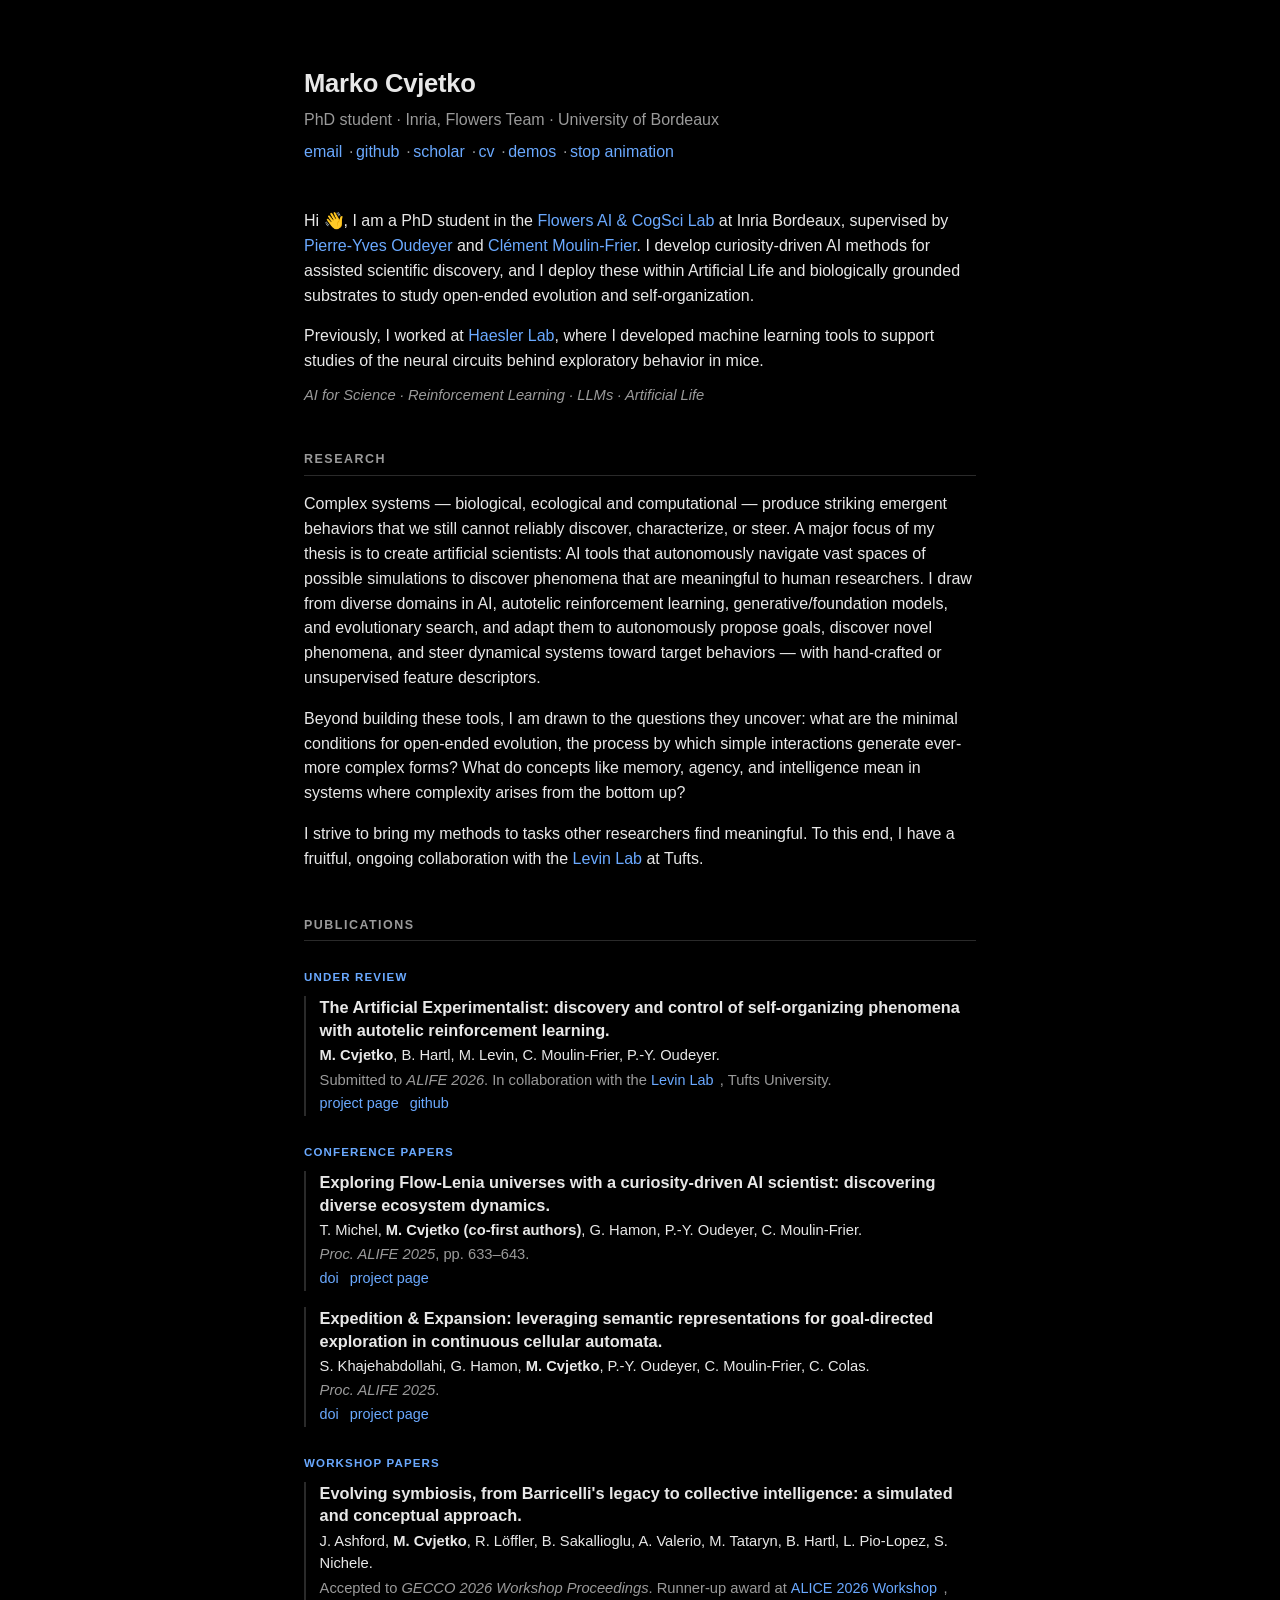
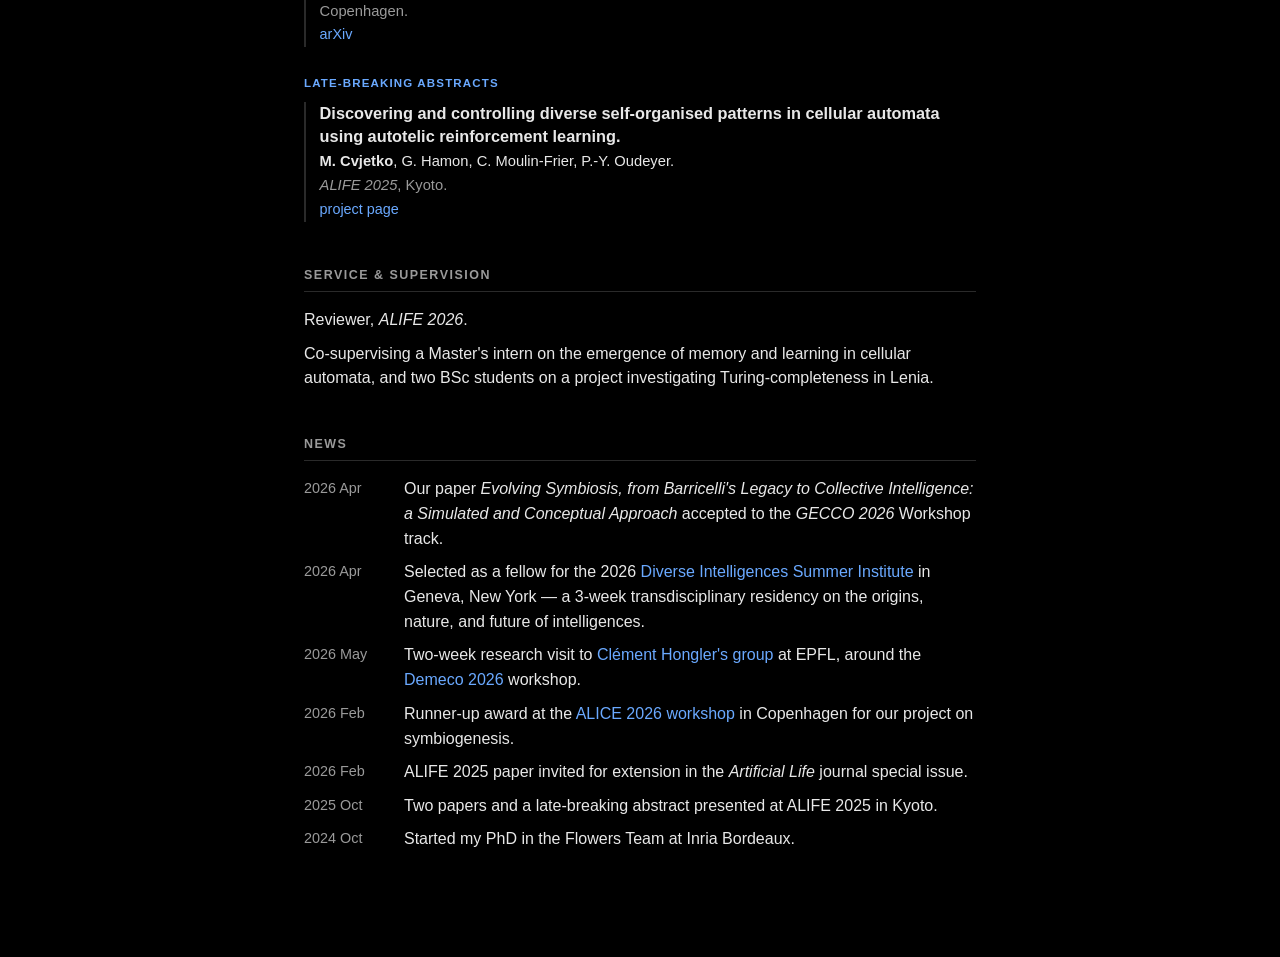
<file: index.html>
<!doctype html>
<html lang="en">
<head>
  <meta charset="utf-8">
  <meta name="viewport" content="width=device-width, initial-scale=1">
  <title>Marko Cvjetko</title>
  <meta name="description" content="PhD student in the Flowers Team at Inria, working on artificial life, cellular automata, and curiosity-driven AI.">
  <script>
    (function () {
      if (localStorage.getItem('lenia') === 'off') {
        document.documentElement.setAttribute('data-lenia', 'off');
      }
    })();
  </script>
  <link rel="stylesheet" href="style.css">
</head>
<body>
<video id="lenia-bg" aria-hidden="true" autoplay muted loop playsinline disableremoteplayback preload="auto"></video>
<canvas id="lenia-bg-fallback" aria-hidden="true"></canvas>
<script>
  (function () {
    var videos = [
      'assets/flowlenia-bg-1000.mp4',
      'assets/flowlenia-bg-5104.mp4',
      'assets/flowlenia-bg-6037.mp4',
      'assets/flowlenia-bg-10552.mp4'
    ];
    var v = document.getElementById('lenia-bg');
    if (!v) return;
    v.muted = true;
    v.src = videos[Math.floor(Math.random() * videos.length)];
    v.load();
    function tryPlay() {
      var p = v.play();
      if (p && typeof p.catch === 'function') p.catch(function () {});
    }
    tryPlay();
    document.addEventListener('touchstart', tryPlay, { once: true, passive: true });
    document.addEventListener('click', tryPlay, { once: true });
  })();
</script>
<main>

  <header>
    <h1>Marko Cvjetko</h1>
    <p class="affiliation">PhD student &middot; Inria, Flowers Team &middot; University of Bordeaux</p>
    <p class="links">
      <a href="mailto:marko.cvjetko@inria.fr">email</a>
      <a href="https://github.com/markocvjetko">github</a>
      <a href="https://scholar.google.co.uk/citations?hl=hr&user=WDyIW9QAAAAJ">scholar</a>
      <a href="cv/cv.pdf">cv</a>
      <a href="demos.html">demos</a>
      <button id="lenia-toggle" type="button" aria-label="Toggle background animation" title="Toggle background animation">stop animation</button>
    </p>
  </header>

  <section id="bio">
    <p>
      Hi 👋, I am a PhD student in the <a href="https://flowers.inria.fr/">Flowers AI &amp; CogSci Lab</a> at Inria Bordeaux, supervised by <a href="http://www.pyoudeyer.com/">Pierre-Yves Oudeyer</a> and <a href="https://clement-moulin-frier.github.io/">Cl&eacute;ment Moulin-Frier</a>. I develop curiosity-driven AI methods for assisted scientific discovery, and I deploy these within Artificial Life and biologically grounded substrates to study open-ended evolution and self-organization.
    </p>
    <p>
      Previously, I worked at <a href="https://haeslerlab.sites.vib.be/en">Haesler Lab</a>, where I developed machine learning tools to support studies of the neural circuits behind exploratory behavior in mice.
    </p>
    <p class="tags"><em>AI for Science &middot; Reinforcement Learning &middot; LLMs &middot; Artificial Life</em></p>
  </section>

  <section id="research">
    <h2>Research</h2>
    <p>
      Complex systems &mdash; biological, ecological and computational &mdash; produce striking emergent behaviors that we still cannot reliably discover, characterize, or steer. A major focus of my thesis is to create artificial scientists: AI tools that autonomously navigate vast spaces of possible simulations to discover phenomena that are meaningful to human researchers. I draw from diverse domains in AI, autotelic reinforcement learning, generative/foundation models, and evolutionary search, and adapt them to autonomously propose goals, discover novel phenomena, and steer dynamical systems toward target behaviors &mdash; with hand-crafted or unsupervised feature descriptors.
    </p>
    <p>
      Beyond building these tools, I am drawn to the questions they uncover: what are the minimal conditions for open-ended evolution, the process by which simple interactions generate ever-more complex forms? What do concepts like memory, agency, and intelligence mean in systems where complexity arises from the bottom up?
    </p>
    <p>
      I strive to bring my methods to tasks other researchers find meaningful. To this end, I have a fruitful, ongoing collaboration with the <a href="https://drmichaellevin.org/">Levin Lab</a> at Tufts.
    </p>
  </section>

  <section id="publications">
    <h2>Publications</h2>

    <h3>Under review</h3>
    <ul class="pubs">
      <li>
        <span class="pub-title">The Artificial Experimentalist: discovery and control of self-organizing phenomena with autotelic reinforcement learning.</span>
        <span class="pub-authors"><strong>M. Cvjetko</strong>, B. Hartl, M. Levin, C. Moulin-Frier, P.-Y. Oudeyer.</span>
        <span class="pub-venue">Submitted to <em>ALIFE 2026</em>. In collaboration with the <a href="https://drmichaellevin.org/">Levin Lab</a>, Tufts University.</span>
        <a href="https://developmentalsystems.org/carl/">project page</a>
        <a href="https://github.com/markocvjetko/OE-discovery">github</a>
      </li>
    </ul>

    <h3>Conference papers</h3>
    <ul class="pubs">
      <li>
        <span class="pub-title">Exploring Flow-Lenia universes with a curiosity-driven AI scientist: discovering diverse ecosystem dynamics.</span>
        <span class="pub-authors">T. Michel, <strong>M. Cvjetko</strong> <strong>(co-first authors)</strong>, G. Hamon, P.-Y. Oudeyer, C. Moulin-Frier.</span>
        <span class="pub-venue"><em>Proc. ALIFE 2025</em>, pp. 633&ndash;643.</span>
        <a href="https://doi.org/10.1162/ISAL.a.896">doi</a>
        <a href="https://developmentalsystems.org/Exploring-Flow-Lenia-Universes/">project page</a>
      </li>
      <li>
        <span class="pub-title">Expedition &amp; Expansion: leveraging semantic representations for goal-directed exploration in continuous cellular automata.</span>
        <span class="pub-authors">S. Khajehabdollahi, G. Hamon, <strong>M. Cvjetko</strong>, P.-Y. Oudeyer, C. Moulin-Frier, C. Colas.</span>
        <span class="pub-venue"><em>Proc. ALIFE 2025</em>.</span>
        <a href="https://doi.org/10.1162/ISAL.a.901">doi</a>
        <a href="https://developmentalsystems.org/expedition_expansion/">project page</a>
      </li>
    </ul>

    <h3>Workshop papers</h3>
    <ul class="pubs">
      <li>
        <span class="pub-title">Evolving symbiosis, from Barricelli's legacy to collective intelligence: a simulated and conceptual approach.</span>
        <span class="pub-authors">J. Ashford, <strong>M. Cvjetko</strong>, R. L&ouml;ffler, B. Sakallioglu, A. Valerio, M. Tataryn, B. Hartl, L. Pio-Lopez, S. Nichele.</span>
        <span class="pub-venue">Accepted to <em>GECCO 2026 Workshop Proceedings</em>. Runner-up award at <a href="https://aliceworkshop.org/">ALICE 2026 Workshop</a>, Copenhagen.</span>
        <a href="https://arxiv.org/abs/2603.08463">arXiv</a>
      </li>
    </ul>

    <h3>Late-breaking abstracts</h3>
    <ul class="pubs">
      <li>
        <span class="pub-title">Discovering and controlling diverse self-organised patterns in cellular automata using autotelic reinforcement learning.</span>
        <span class="pub-authors"><strong>M. Cvjetko</strong>, G. Hamon, C. Moulin-Frier, P.-Y. Oudeyer.</span>
        <span class="pub-venue"><em>ALIFE 2025</em>, Kyoto.</span>
        <a href="https://developmentalsystems.org/rl-for-ca/">project page</a>
      </li>
    </ul>
  </section>

  <section id="service">
    <h2>Service &amp; supervision</h2>
    <ul class="service">
      <li>Reviewer, <em>ALIFE 2026</em>.</li>
      <li>Co-supervising a Master's intern on the emergence of memory and learning in cellular automata, and two BSc students on a project investigating Turing-completeness in Lenia.</li>
    </ul>
  </section>

  <section id="news">
    <h2>News</h2>
    <ul class="news">
      <!-- add new items at the top -->
      <li><span class="date">2026 Apr</span> Our paper <em>Evolving Symbiosis, from Barricelli's Legacy to Collective Intelligence: a Simulated and Conceptual Approach</em> accepted to the <em>GECCO 2026</em> Workshop track.</li>
      <li><span class="date">2026 Apr</span> Selected as a fellow for the 2026 <a href="https://disi.org/">Diverse Intelligences Summer Institute</a> in Geneva, New York &mdash; a 3-week transdisciplinary residency on the origins, nature, and future of intelligences.</li>
      
      <li><span class="date">2026 May</span> Two-week research visit to <a href="https://www.epfl.ch/labs/csft/">Cl&eacute;ment Hongler's group</a> at EPFL, around the <a href="https://www.dem.eco/">Demeco 2026</a> workshop.</li>
      <li><span class="date">2026 Feb</span> Runner-up award at the <a href="https://aliceworkshop.org/">ALICE 2026 workshop</a> in Copenhagen for our project on symbiogenesis.</li>
      <li><span class="date">2026 Feb</span> ALIFE 2025 paper invited for extension in the <em>Artificial Life</em> journal special issue.</li>
      <li><span class="date">2025 Oct</span> Two papers and a late-breaking abstract presented at ALIFE 2025 in Kyoto.</li>
      <li><span class="date">2024 Oct</span> Started my PhD in the Flowers Team at Inria Bordeaux.</li>
    </ul>
  </section>

</main>

<script>
  (function () {
    var btn = document.getElementById('lenia-toggle');
    if (!btn) return;
    var on = 'stop animation';
    var off = 'play animation';
    function isOn() {
      return document.documentElement.getAttribute('data-lenia') !== 'off';
    }
    function render() { btn.textContent = isOn() ? on : off; }
    render();
    btn.addEventListener('click', function () {
      if (isOn()) {
        document.documentElement.setAttribute('data-lenia', 'off');
        localStorage.setItem('lenia', 'off');
      } else {
        document.documentElement.removeAttribute('data-lenia');
        localStorage.setItem('lenia', 'on');
      }
      render();
    });
  })();
</script>
<script src="lenia.js" defer></script>
</body>
</html>
</file>
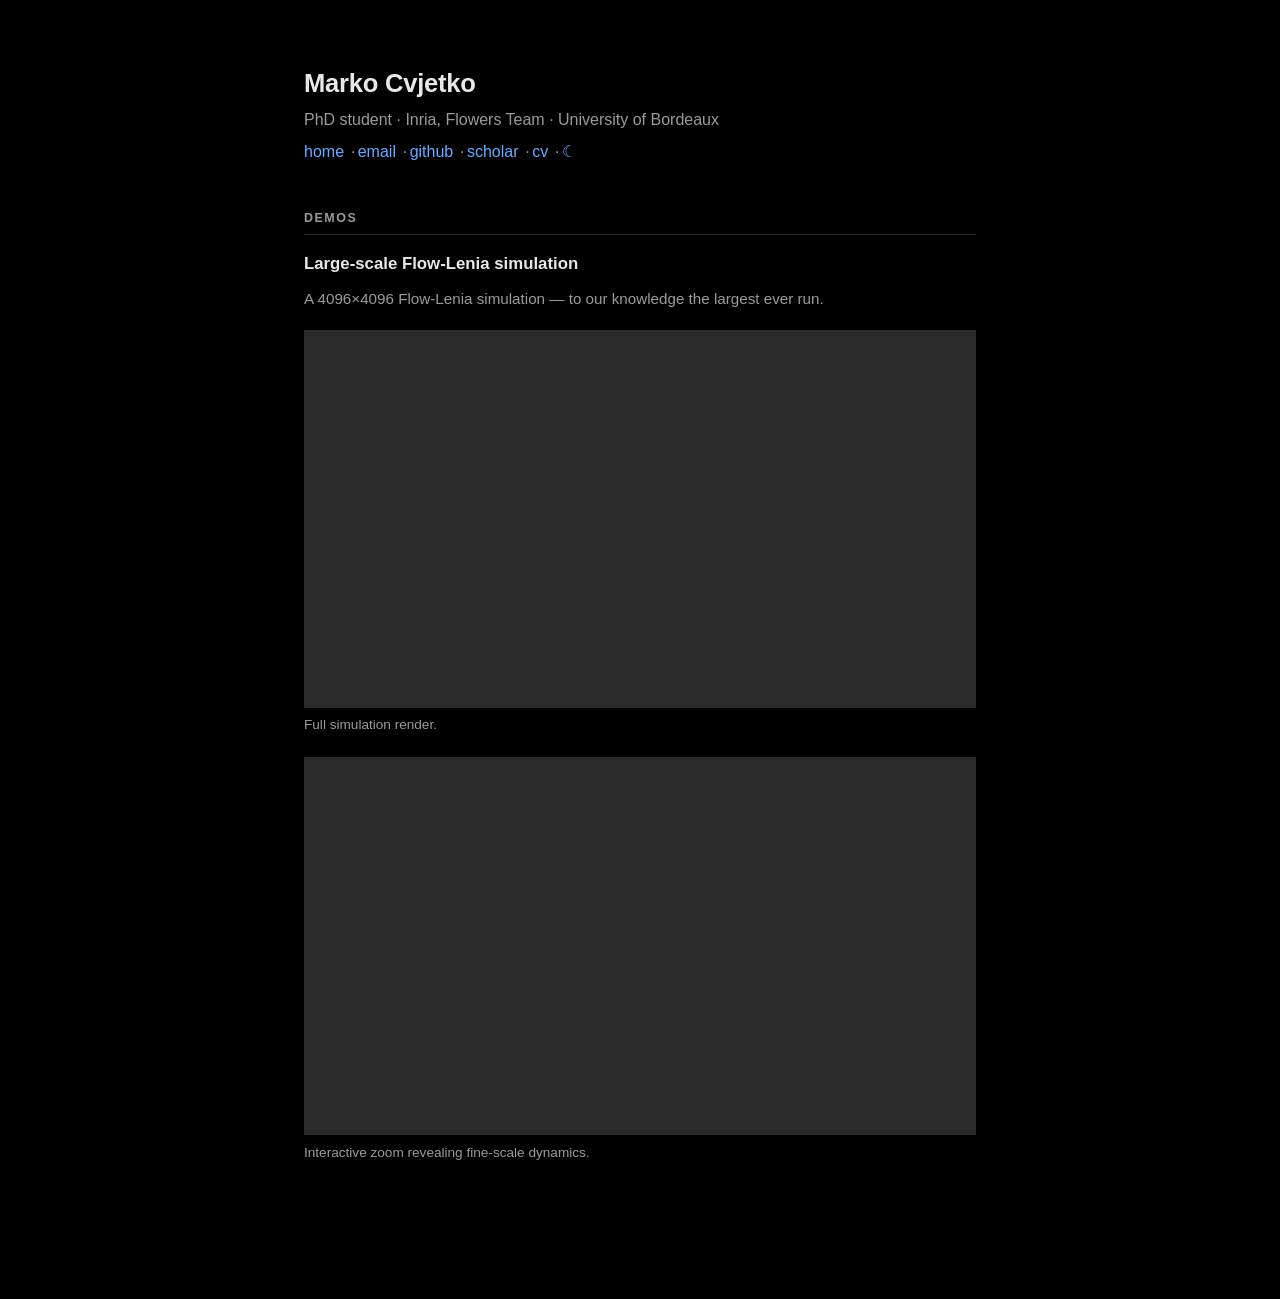
<file: demos.html>
<!doctype html>
<html lang="en">
<head>
  <meta charset="utf-8">
  <meta name="viewport" content="width=device-width, initial-scale=1">
  <title>Demos &middot; Marko Cvjetko</title>
  <meta name="description" content="Visualizations and simulations from Marko Cvjetko's research in artificial life and curiosity-driven AI.">
  <script>
    (function () {
      var stored = localStorage.getItem('theme');
      if (stored === 'dark' || stored === 'light') {
        document.documentElement.setAttribute('data-theme', stored);
      }
    })();
  </script>
  <link rel="stylesheet" href="style.css">
</head>
<body>
<main>

  <header>
    <h1>Marko Cvjetko</h1>
    <p class="affiliation">PhD student &middot; Inria, Flowers Team &middot; University of Bordeaux</p>
    <p class="links">
      <a href="index.html">home</a>
      <a href="mailto:marko.cvjetko1@gmail.com">email</a>
      <a href="https://github.com/markocvjetko">github</a>
      <a href="https://scholar.google.co.uk/citations?hl=hr&user=WDyIW9QAAAAJ">scholar</a>
      <a href="cv.pdf">cv</a>
      <button id="theme-toggle" type="button" aria-label="Toggle dark mode" title="Toggle dark mode">&#9790;</button>
    </p>
  </header>

  <section id="demos">
    <h2>Demos</h2>

    <article class="demo">
      <h3>Large-scale Flow-Lenia simulation</h3>
      <p>A 4096&times;4096 Flow-Lenia simulation &mdash; to our knowledge the largest ever run.</p>

      <figure>
        <div class="video-embed">
          <iframe
            src="https://www.youtube-nocookie.com/embed/s8OfG1uFYzw"
            title="Large-scale Flow-Lenia simulation: full render"
            allow="accelerometer; autoplay; clipboard-write; encrypted-media; gyroscope; picture-in-picture; web-share"
            referrerpolicy="strict-origin-when-cross-origin"
            allowfullscreen></iframe>
        </div>
        <figcaption>Full simulation render.</figcaption>
      </figure>

      <figure>
        <div class="video-embed">
          <iframe
            src="https://www.youtube-nocookie.com/embed/UnLUShk4PFA"
            title="Large-scale Flow-Lenia simulation: interactive zoom"
            allow="accelerometer; autoplay; clipboard-write; encrypted-media; gyroscope; picture-in-picture; web-share"
            referrerpolicy="strict-origin-when-cross-origin"
            allowfullscreen></iframe>
        </div>
        <figcaption>Interactive zoom revealing fine-scale dynamics.</figcaption>
      </figure>
    </article>

  </section>

</main>

<script>
  (function () {
    var btn = document.getElementById('theme-toggle');
    if (!btn) return;
    var moon = '☾';
    var sun = '☼';
    function currentTheme() {
      var attr = document.documentElement.getAttribute('data-theme');
      if (attr === 'dark' || attr === 'light') return attr;
      return window.matchMedia('(prefers-color-scheme: dark)').matches ? 'dark' : 'light';
    }
    function render() {
      btn.textContent = currentTheme() === 'dark' ? sun : moon;
    }
    render();
    btn.addEventListener('click', function () {
      var next = currentTheme() === 'dark' ? 'light' : 'dark';
      document.documentElement.setAttribute('data-theme', next);
      localStorage.setItem('theme', next);
      render();
    });
  })();
</script>
</body>
</html>
</file>
<file: style.css>
:root {
  --bg: #000;
  --fg: #e8e8e8;
  --muted: #9a9a9a;
  --accent: #6aa9ff;
  --rule: #2a2a2a;
}

* { box-sizing: border-box; }

html, body { margin: 0; padding: 0; }

body {
  background: var(--bg);
  color: var(--fg);
  font-family: -apple-system, BlinkMacSystemFont, "Segoe UI", Roboto, "Helvetica Neue", Arial, sans-serif;
  font-size: 16px;
  line-height: 1.55;
  -webkit-font-smoothing: antialiased;
}

main {
  max-width: 720px;
  margin: 0 auto;
  padding: 4rem 1.5rem 6rem;
  position: relative;
  z-index: 1;
}

#lenia-bg, #lenia-bg-fallback {
  position: fixed;
  inset: 0;
  width: 100%;
  height: 100%;
  z-index: 0;
  pointer-events: none;
  object-fit: cover;
}

#lenia-bg {
  opacity: 0.6;
  filter: blur(16px) saturate(1.15);
}

#lenia-bg-fallback {
  opacity: 0.5;
  image-rendering: auto;
  display: none;
}

@media (prefers-reduced-motion: reduce) {
  #lenia-bg { display: none; }
  #lenia-bg-fallback { display: none; }
}

a {
  color: var(--accent);
  text-decoration: none;
}
a:hover { text-decoration: underline; }

header h1 {
  margin: 0 0 .25rem;
  font-size: 1.6rem;
  font-weight: 600;
  letter-spacing: -0.01em;
}

.affiliation {
  margin: 0 0 .5rem;
  color: var(--muted);
}

.tags {
  color: var(--muted);
  font-size: .92rem;
  margin-top: -.4rem;
}

.links { margin: 0; }
.links > * + *::before {
  content: " \00b7 ";
  color: var(--muted);
  margin: 0 .15rem;
}
.links button {
  background: none;
  border: none;
  color: var(--accent);
  cursor: pointer;
  font: inherit;
  padding: 0;
  line-height: inherit;
  vertical-align: baseline;
}
.links button:hover { text-decoration: underline; }

section { margin-top: 2.75rem; }

h2 {
  font-size: 0.78rem;
  font-weight: 600;
  text-transform: uppercase;
  letter-spacing: .12em;
  color: var(--muted);
  border-bottom: 1px solid var(--rule);
  padding-bottom: .35rem;
  margin: 0 0 1rem;
}

#publications h3 {
  font-size: .72rem;
  font-weight: 700;
  text-transform: uppercase;
  letter-spacing: .1em;
  color: var(--accent);
  margin: 1.75rem 0 .55rem;
}

.demo {
  margin-bottom: 2.5rem;
}
.demo h3 {
  font-size: 1.05rem;
  font-weight: 600;
  margin: 0 0 .6rem;
}
.demo p {
  font-size: .95rem;
  color: var(--muted);
  margin: .6rem 0 1.2rem;
}
.demo figure {
  margin: 0 0 1.4rem;
}
.demo figcaption {
  font-size: .85rem;
  color: var(--muted);
  margin-top: .4rem;
}

.video-embed {
  aspect-ratio: 16 / 9;
  width: 100%;
  background: var(--rule);
}
.video-embed iframe {
  width: 100%;
  height: 100%;
  border: 0;
  display: block;
}

p { margin: 0 0 1rem; }

ul.news, ul.pubs, ul.service {
  list-style: none;
  padding: 0;
  margin: 0;
}

ul.service li {
  margin-bottom: .55rem;
}

ul.news li {
  position: relative;
  padding-left: 6.25em;
  margin-bottom: .55rem;
}

ul.news .date {
  position: absolute;
  left: 0;
  top: 0;
  color: var(--muted);
  font-variant-numeric: tabular-nums;
  font-size: .9rem;
}


.pub-title {
  display: block;
  font-weight: 600;
  font-size: 1.02rem;
  line-height: 1.4;
  color: var(--fg);
}
.pub-authors {
  display: block;
  font-size: .92rem;
  margin-top: .15rem;
}
.pub-venue {
  display: block;
  color: var(--muted);
  font-size: .92rem;
  margin-top: .1rem;
}

ul.pubs li {
  border-left: 2px solid var(--rule);
  padding-left: .85rem;
  margin-bottom: 1rem;
}

ul.pubs li a {
  font-size: .9rem;
  margin-right: .4rem;
}

:root[data-lenia="off"] #lenia-bg,
:root[data-lenia="off"] #lenia-bg-fallback { display: none; }

@media (max-width: 520px) {
  main { padding: 2.5rem 1.1rem 4rem; }
  ul.news li { padding-left: 0; }
  ul.news .date { position: static; display: block; margin-bottom: .1rem; }
}
</file>
